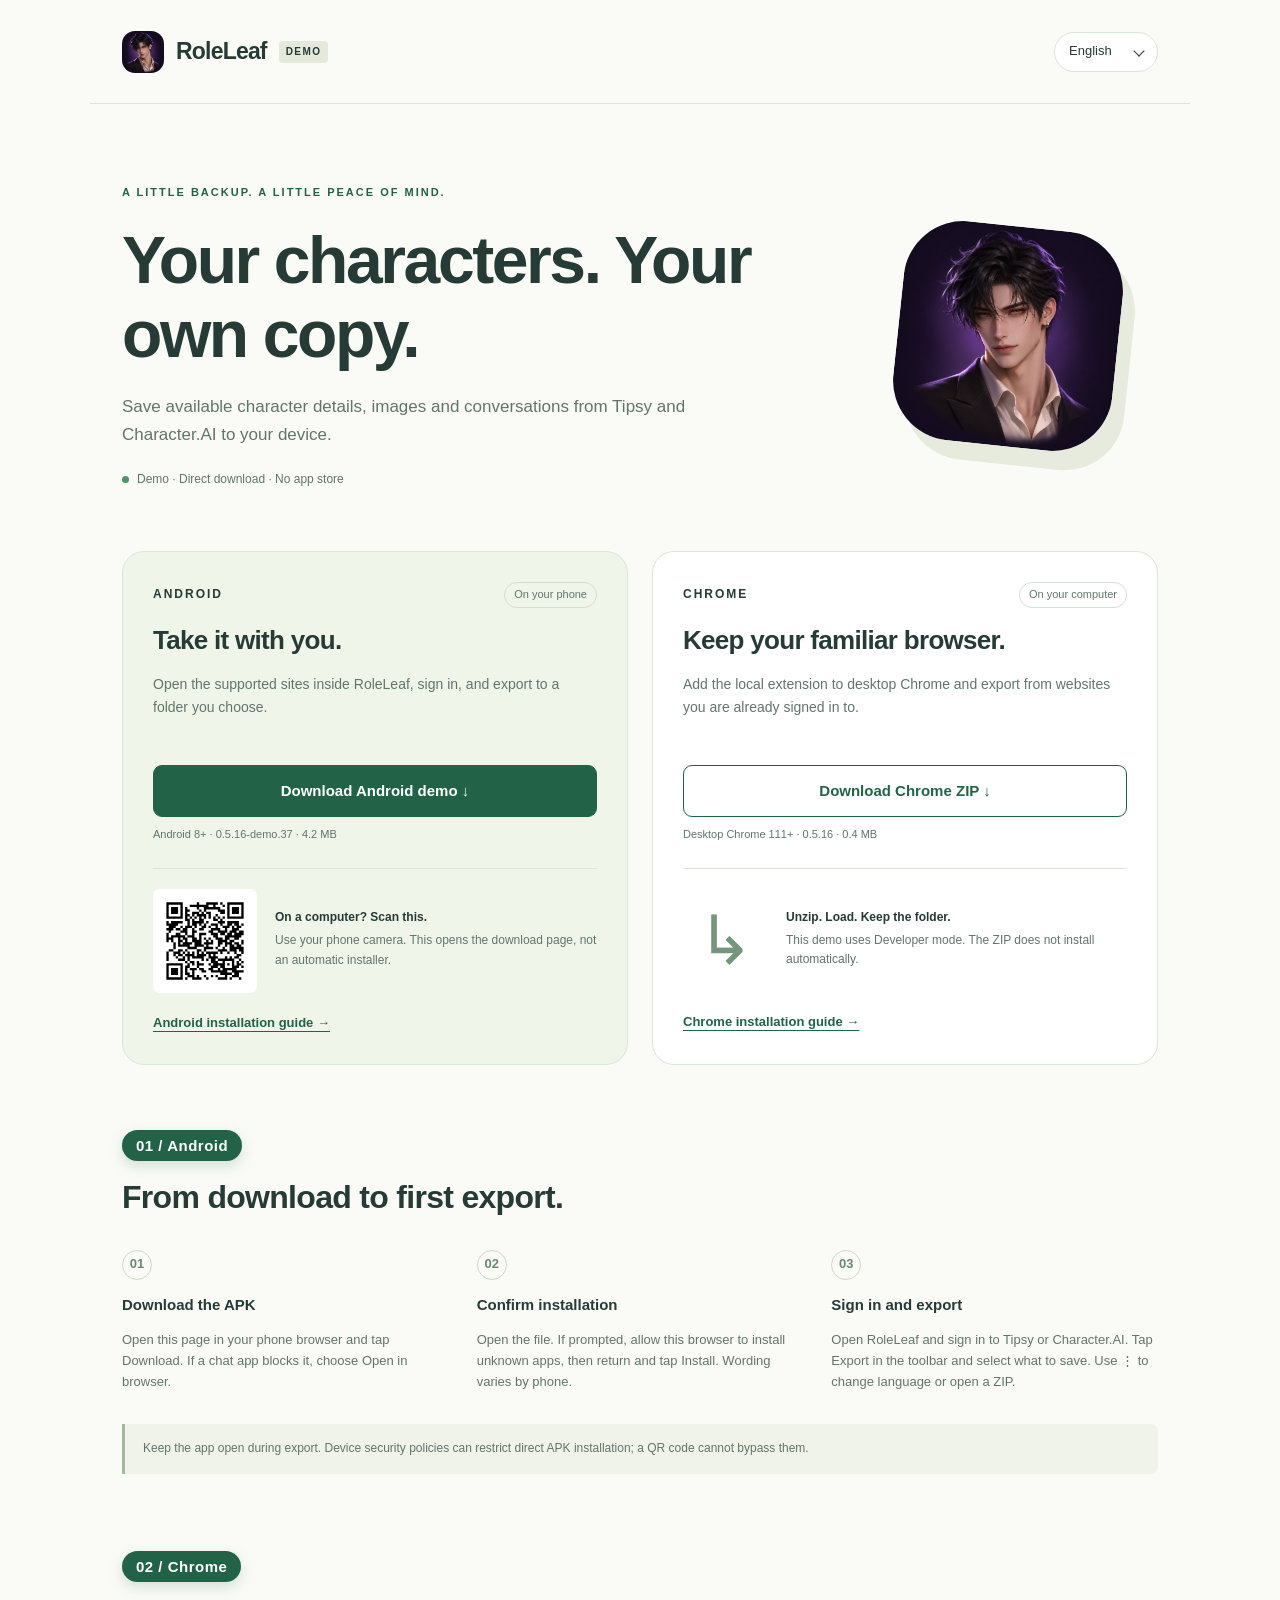
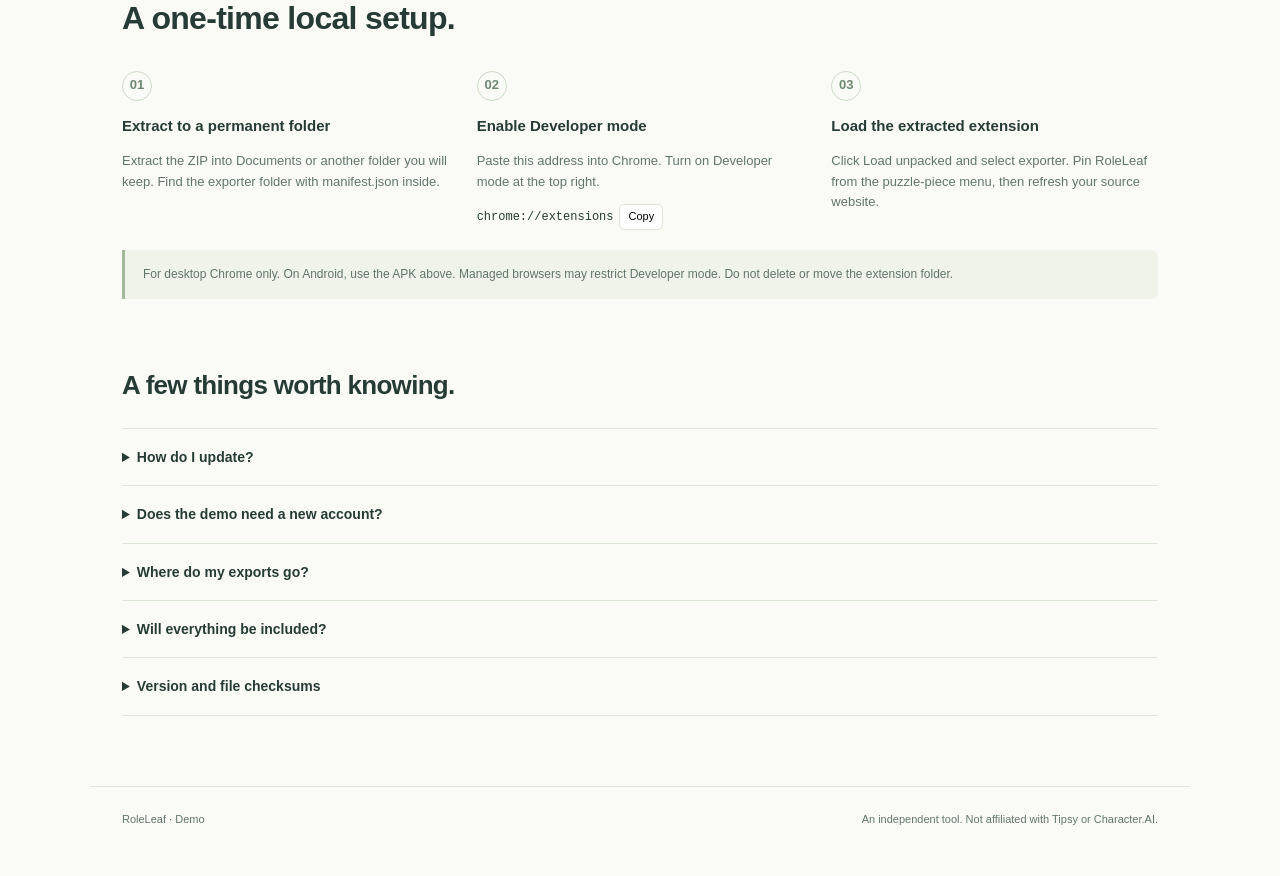
<file: docs/index.html>
<!doctype html>
<html lang="en">
<head>
  <meta charset="utf-8"><meta name="viewport" content="width=device-width,initial-scale=1">
  <meta name="description" content="Try RoleLeaf Demo for Android and desktop Chrome. Download directly, with simple installation instructions." data-i18n-content="Try RoleLeaf Demo for Android and desktop Chrome. Download directly, with simple installation instructions.">
  <title data-i18n="RoleLeaf — Try the demo">RoleLeaf — Try the demo</title>
  <link rel="icon" href="logo.png"><link rel="stylesheet" href="style.css?v=2">
  <script src="i18n.js" defer></script><script src="messages.js" defer></script>
  <script src="release.js?v=0.5.16" defer></script><script src="app.js" defer></script>
</head>
<body>
  <header class="wrap header"><a class="brand" href="#"><img src="logo.png" alt="" width="42" height="42">RoleLeaf <span>DEMO</span></a><span class="language-select"><select id="language" aria-label="Language" data-i18n-aria-label="Language"></select></span></header>
  <main class="wrap">
    <section class="intro">
      <div><p class="eyebrow" data-i18n="A LITTLE BACKUP. A LITTLE PEACE OF MIND.">A LITTLE BACKUP. A LITTLE PEACE OF MIND.</p>
      <h1 data-i18n="Your characters. Your own copy.">Your characters. Your own copy.</h1>
      <p class="lead" data-i18n="Save available character details, images and conversations from Tipsy and Character.AI to your device.">Save available character details, images and conversations from Tipsy and Character.AI to your device.</p>
      <p class="status"><span class="dot"></span><span data-i18n="Demo · Direct download · No app store">Demo · Direct download · No app store</span></p></div>
      <img class="mascot" src="logo.png" alt="RoleLeaf mascot" width="220" height="220" data-i18n-alt="RoleLeaf mascot">
    </section>
    <section class="downloads" aria-label="Downloads" data-i18n-aria-label="Downloads">
      <article class="card" id="android"><div class="card-top"><span class="platform">ANDROID</span><span class="pill" data-i18n="On your phone">On your phone</span></div>
        <h2 data-i18n="Take it with you.">Take it with you.</h2>
        <p data-i18n="Open the supported sites inside RoleLeaf, sign in, and export to a folder you choose.">Open the supported sites inside RoleLeaf, sign in, and export to a folder you choose.</p>
        <a id="android-download" class="button" download data-i18n="Download Android demo ↓">Download Android demo ↓</a>
        <p class="file-info" id="android-info">Android 8+ · APK</p>
        <div class="qr" id="android-qr" hidden><img width="104" height="104" alt="QR code for the Android download page" data-i18n-alt="QR code for the Android download page"><div><strong data-i18n="On a computer? Scan this.">On a computer? Scan this.</strong><p data-i18n="Use your phone camera. This opens the download page, not an automatic installer.">Use your phone camera. This opens the download page, not an automatic installer.</p></div></div>
        <a class="text-link" href="#android-help" data-i18n="Android installation guide →">Android installation guide →</a>
      </article>
      <article class="card" id="chrome"><div class="card-top"><span class="platform">CHROME</span><span class="pill" data-i18n="On your computer">On your computer</span></div>
        <h2 data-i18n="Keep your familiar browser.">Keep your familiar browser.</h2>
        <p data-i18n="Add the local extension to desktop Chrome and export from websites you are already signed in to.">Add the local extension to desktop Chrome and export from websites you are already signed in to.</p>
        <a id="chrome-download" class="button secondary" download data-i18n="Download Chrome ZIP ↓">Download Chrome ZIP ↓</a>
        <p class="file-info" id="chrome-info">Desktop Chrome 111+ · ZIP</p>
        <div class="chrome-note"><span class="folder">↳</span><div><strong data-i18n="Unzip. Load. Keep the folder.">Unzip. Load. Keep the folder.</strong><p data-i18n="This demo uses Developer mode. The ZIP does not install automatically.">This demo uses Developer mode. The ZIP does not install automatically.</p></div></div>
        <a class="text-link" href="#chrome-help" data-i18n="Chrome installation guide →">Chrome installation guide →</a>
      </article>
    </section>
    <section class="guide" id="android-help"><div class="section-heading"><span class="eyebrow">01 / Android</span><h2 data-i18n="From download to first export.">From download to first export.</h2></div>
      <ol class="steps"><li><strong data-i18n="Download the APK">Download the APK</strong><p data-i18n="Open this page in your phone browser and tap Download. If a chat app blocks it, choose Open in browser.">Open this page in your phone browser and tap Download. If a chat app blocks it, choose Open in browser.</p></li>
      <li><strong data-i18n="Confirm installation">Confirm installation</strong><p data-i18n="Open the file. If prompted, allow this browser to install unknown apps, then return and tap Install. Wording varies by phone.">Open the file. If prompted, allow this browser to install unknown apps, then return and tap Install. Wording varies by phone.</p></li>
      <li><strong data-i18n="Sign in and export">Sign in and export</strong><p data-i18n="Open RoleLeaf and sign in to Tipsy or Character.AI. Tap Export in the toolbar and select what to save. Use ⋮ to change language or open a ZIP.">Open RoleLeaf and sign in to Tipsy or Character.AI. Tap Export in the toolbar and select what to save. Use ⋮ to change language or open a ZIP.</p></li></ol>
      <p class="note" data-i18n="Keep the app open during export. Device security policies can restrict direct APK installation; a QR code cannot bypass them.">Keep the app open during export. Device security policies can restrict direct APK installation; a QR code cannot bypass them.</p>
    </section>
    <section class="guide" id="chrome-help"><div class="section-heading"><span class="eyebrow">02 / Chrome</span><h2 data-i18n="A one-time local setup.">A one-time local setup.</h2></div>
      <ol class="steps"><li><strong data-i18n="Extract to a permanent folder">Extract to a permanent folder</strong><p data-i18n="Extract the ZIP into Documents or another folder you will keep. Find the exporter folder with manifest.json inside.">Extract the ZIP into Documents or another folder you will keep. Find the exporter folder with manifest.json inside.</p></li>
      <li><strong data-i18n="Enable Developer mode">Enable Developer mode</strong><p data-i18n="Paste this address into Chrome. Turn on Developer mode at the top right.">Paste this address into Chrome. Turn on Developer mode at the top right.</p><div class="copy-row"><code>chrome://extensions</code><button id="copy" type="button" data-i18n="Copy">Copy</button></div></li>
      <li><strong data-i18n="Load the extracted extension">Load the extracted extension</strong><p data-i18n="Click Load unpacked and select exporter. Pin RoleLeaf from the puzzle-piece menu, then refresh your source website.">Click Load unpacked and select exporter. Pin RoleLeaf from the puzzle-piece menu, then refresh your source website.</p></li></ol>
      <p class="note" data-i18n="For desktop Chrome only. On Android, use the APK above. Managed browsers may restrict Developer mode. Do not delete or move the extension folder.">For desktop Chrome only. On Android, use the APK above. Managed browsers may restrict Developer mode. Do not delete or move the extension folder.</p>
    </section>
    <section class="faq"><h2 data-i18n="A few things worth knowing.">A few things worth knowing.</h2>
      <details><summary data-i18n="How do I update?">How do I update?</summary><p data-i18n="Android: download the next demo and install over the existing app. Keep the app installed to retain its sessions. Chrome: replace the contents of the same extension folder with the new files, click Reload at chrome://extensions, and refresh the source website. No store auto-updates are provided.">Android: download the next demo and install over the existing app. Keep the app installed to retain its sessions. Chrome: replace the contents of the same extension folder with the new files, click Reload at chrome://extensions, and refresh the source website. No store auto-updates are provided.</p></details>
      <details><summary data-i18n="Does the demo need a new account?">Does the demo need a new account?</summary><p data-i18n="RoleLeaf does not require its own account. You still need to sign in to Tipsy or Character.AI to access your content. Their own access rules apply.">RoleLeaf does not require its own account. You still need to sign in to Tipsy or Character.AI to access your content. Their own access rules apply.</p></details>
      <details><summary data-i18n="Where do my exports go?">Where do my exports go?</summary><p data-i18n="Exports are saved to your device. RoleLeaf has no export-upload backend. The app connects to the source websites and their media services; their privacy policies apply. ZIP files can contain private conversations and images: share them carefully.">Exports are saved to your device. RoleLeaf has no export-upload backend. The app connects to the source websites and their media services; their privacy policies apply. ZIP files can contain private conversations and images: share them carefully.</p></details>
      <details><summary data-i18n="Will everything be included?">Will everything be included?</summary><p data-i18n="Only data available through your current access can be exported. Creator backups and conversation exports have different coverage. Missing fields or incomplete history are listed in the ZIP report. Keep the app or browser tabs open until export finishes.">Only data available through your current access can be exported. Creator backups and conversation exports have different coverage. Missing fields or incomplete history are listed in the ZIP report. Keep the app or browser tabs open until export finishes.</p></details>
      <details><summary data-i18n="Version and file checksums">Version and file checksums</summary><p id="release-info"></p><a href="SHA256SUMS" download data-i18n="Download SHA256SUMS">Download SHA256SUMS</a><div id="hashes"></div></details>
    </section>
  </main><footer class="wrap"><span>RoleLeaf · Demo</span><span data-i18n="An independent tool. Not affiliated with Tipsy or Character.AI.">An independent tool. Not affiliated with Tipsy or Character.AI.</span></footer>
  <p id="announcement" class="sr-only" aria-live="polite"></p><noscript><p class="wrap"><span data-i18n="JavaScript is needed for the download buttons.">JavaScript is needed for the download buttons.</span> <a href="files/" data-i18n="Browse demo files">Browse demo files</a>.</p></noscript>
</body></html>
</file>
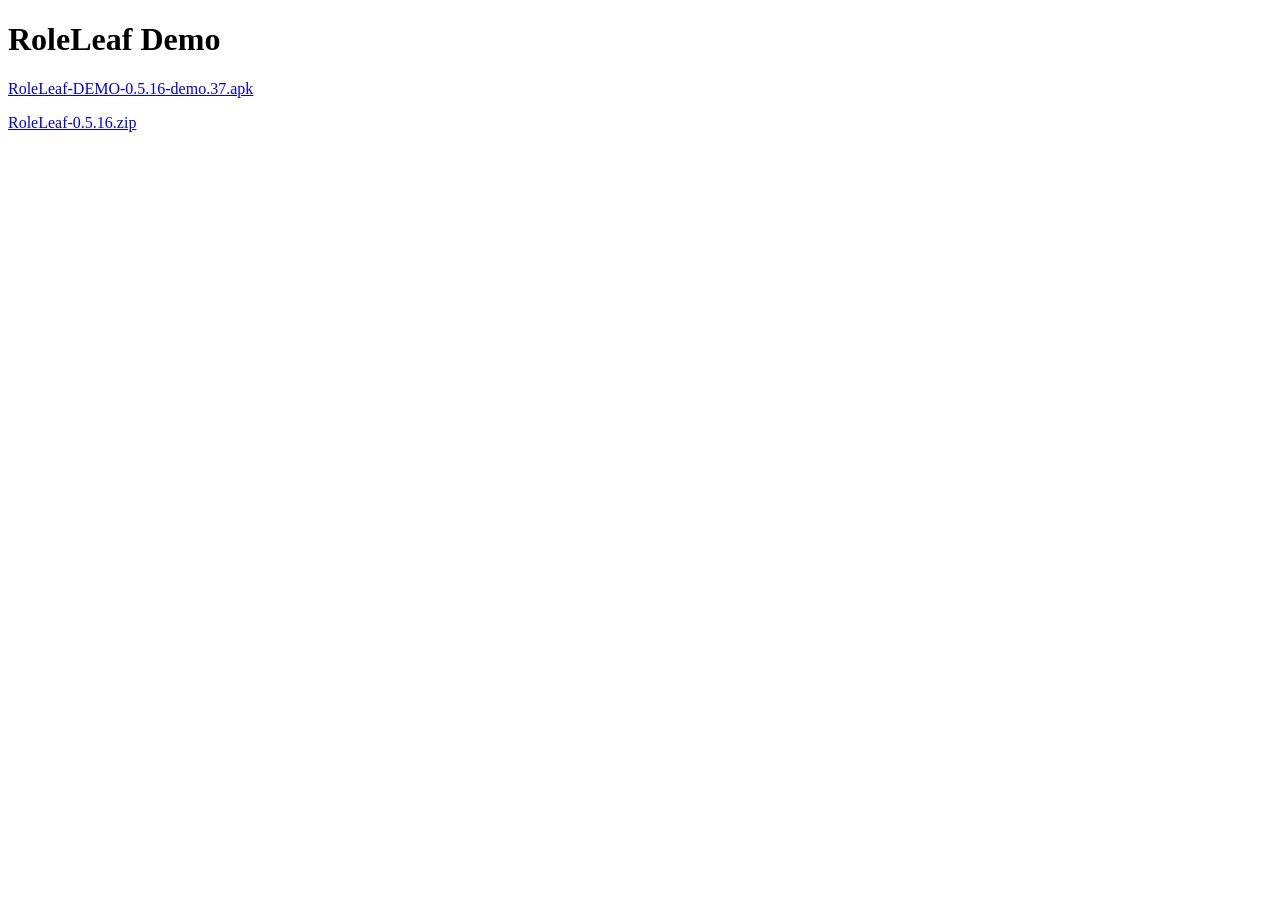
<file: docs/files/index.html>
<!doctype html><meta charset="utf-8"><title>RoleLeaf Demo files</title><h1>RoleLeaf Demo</h1><p><a href="RoleLeaf-DEMO-0.5.16-demo.37.apk" download>RoleLeaf-DEMO-0.5.16-demo.37.apk</a></p><p><a href="RoleLeaf-0.5.16.zip" download>RoleLeaf-0.5.16.zip</a></p>
</file>
<file: docs/style.css>
:root{font-family:Inter,-apple-system,BlinkMacSystemFont,"Segoe UI","PingFang TC",sans-serif;color:#263b35;background:#fafbf6;font-synthesis:none;line-height:1.6;--green:#226348;--muted:#62756c;--line:#dce5d8}*{box-sizing:border-box}html{scroll-behavior:smooth;scroll-padding-top:24px}body{margin:0}a{color:var(--green)}button,a{-webkit-tap-highlight-color:transparent}button{font:inherit;cursor:pointer}button:focus-visible,a:focus-visible,summary:focus-visible{outline:3px solid #9c64ca;outline-offset:4px}.wrap{max-width:1100px;margin:auto;padding:0 32px}.header{height:104px;display:flex;align-items:center;justify-content:space-between;border-bottom:1px solid var(--line)}.brand{display:flex;gap:12px;align-items:center;font-size:23px;letter-spacing:-.8px;font-weight:750;text-decoration:none;color:#263b35}.brand img{border-radius:13px}.brand span{font-size:10px;letter-spacing:1.4px;background:#e4e9db;padding:3px 7px;border-radius:4px}.intro{padding:68px 0 50px;display:grid;grid-template-columns:1fr 260px;gap:60px;align-items:center}.eyebrow{font-size:11px;font-weight:700;letter-spacing:2px;color:var(--green)}h1{font-size:clamp(38px,5.5vw,66px);line-height:1.12;letter-spacing:-2.4px;margin:22px 0}h2{font-size:26px;letter-spacing:-.7px;line-height:1.3;margin:16px 0}p{margin:12px 0}.lead{max-width:590px;font-size:17px;color:var(--muted)}.mascot{width:220px;height:220px;object-fit:cover;border-radius:60px;transform:rotate(6deg);box-shadow:14px 18px 0 #e6ebde}.status{font-size:12px;color:var(--muted);display:flex;align-items:center;gap:8px;margin-top:22px}.dot{width:7px;height:7px;background:#4f936c;border-radius:50%}.downloads{display:grid;grid-template-columns:1fr 1fr;gap:24px}.card{background:white;border:1px solid var(--line);border-radius:22px;padding:30px;display:flex;flex-direction:column;scroll-margin-top:24px}.card:first-child{background:#f0f5e9}.card-top{display:flex;align-items:center;justify-content:space-between;gap:12px}.platform{font-size:12px;letter-spacing:2px;font-weight:800}.pill{font-size:11px;border:1px solid #d4dfce;border-radius:20px;padding:3px 9px;color:var(--muted)}.card>p{font-size:14px;color:var(--muted);min-height:68px;margin-top:0}.button{display:block;text-align:center;background:var(--green);border:1px solid var(--green);border-radius:9px;padding:13px 8px;color:white;text-decoration:none;font-size:15px;font-weight:650;margin-top:12px}.button:hover{background:#164c35}.button.secondary{background:white;color:var(--green)}.button.secondary:hover{background:#eef4e9}.button:not([href]){opacity:.5;cursor:wait}.card .file-info{font-size:11px;min-height:0;margin:9px 0 24px}.qr,.chrome-note{display:flex;gap:18px;align-items:center;min-height:124px;padding-top:20px;border-top:1px solid var(--line);font-size:12px}.qr img{background:white;padding:4px;border-radius:7px;flex-shrink:0}.qr p,.chrome-note p{font-size:12px;color:var(--muted);margin:4px 0}.folder{font-size:68px;line-height:1;color:#76957d;width:85px;flex-shrink:0;text-align:center}.text-link{display:block;font-size:13px;font-weight:600;margin-top:20px;text-underline-offset:4px}.guide{padding-top:65px}.section-heading h2{font-size:32px}.steps{list-style:none;counter-reset:step;display:grid;grid-template-columns:repeat(3,1fr);gap:28px;margin:32px 0 20px;padding:0}.steps li{counter-increment:step;position:relative;padding-top:42px}.steps li:before{content:counter(step,decimal-leading-zero);position:absolute;top:0;inset-inline-start:0;color:#6d8971;font-size:13px;font-weight:700;border:1px solid #cdd9c7;width:28px;height:28px;line-height:26px;text-align:center;border-radius:50%}.steps strong{font-size:15px}.steps p{font-size:13px;color:var(--muted)}.note{font-size:12px;color:var(--muted);padding:15px 18px;border-inline-start:3px solid #a3b99b;background:#f0f3e9;border-start-end-radius:7px;border-end-end-radius:7px}.copy-row{display:flex;gap:6px;align-items:center;flex-wrap:wrap}.copy-row code{font-size:12px}.copy-row button{border:1px solid var(--line);background:white;border-radius:5px;padding:3px 8px;font-size:11px}.faq{margin:70px 0}.faq h2{margin-bottom:25px}.faq details{border-top:1px solid var(--line);padding:17px 0}.faq details:last-child{border-bottom:1px solid var(--line)}summary{cursor:pointer;font-weight:600;font-size:14px}.faq details p{font-size:14px;color:var(--muted);max-width:850px}.faq details a{font-size:13px}#hashes{font-size:11px;overflow-wrap:anywhere;margin-top:12px}#hashes code{display:block;color:var(--muted);margin-bottom:12px}footer{border-top:1px solid var(--line);display:flex;justify-content:space-between;gap:20px;font-size:11px;color:var(--muted);padding-top:24px!important;padding-bottom:35px!important}.sr-only{position:absolute;width:1px;height:1px;overflow:hidden;clip:rect(0,0,0,0)}@media(max-width:700px){.wrap{padding:0 20px}.header{height:80px}.intro{padding:36px 0;display:block}.intro h1{letter-spacing:-1.4px}.mascot{display:none}.downloads{grid-template-columns:1fr;gap:18px}.card{padding:25px}.card>p{min-height:0}.steps{grid-template-columns:1fr;gap:22px}.steps li{padding:0;padding-inline-start:42px}.guide{padding-top:48px}.section-heading h2{font-size:27px}.faq{margin:50px 0}.brand{font-size:21px}.eyebrow{font-size:10px;letter-spacing:1.4px}footer{flex-direction:column;gap:6px}.card .file-info{margin-bottom:20px}}@media(prefers-reduced-motion:reduce){html{scroll-behavior:auto}}

[hidden]{display:none!important}

.guide .section-heading .eyebrow {
  display: inline-flex;
  align-items: center;
  padding: 8px 14px;
  border-radius: 999px;
  background: var(--green);
  color: #fff;
  font-size: 15px;
  font-weight: 800;
  letter-spacing: 0.5px;
  line-height: 1;
  box-shadow: 0 5px 14px rgb(34 99 72 / 18%);
}

[dir=rtl] h1,[dir=rtl] h2,[dir=rtl] .eyebrow{letter-spacing:normal}code{direction:ltr;unicode-bidi:isolate}

.header { gap: 12px; }
.language-select { position: relative; flex: 0 0 auto; }
.language-select select {
  appearance: none;
  min-block-size: 40px;
  padding-inline: 14px 36px;
  border: 1px solid var(--line);
  border-radius: 30px;
  background: #fff;
  color: inherit;
  font: inherit;
  font-size: 13px;
  cursor: pointer;
}
.language-select select:focus-visible { outline: 3px solid #9c64ca; outline-offset: 3px; }
.language-select::after {
  content: "";
  position: absolute;
  inset-inline-end: 15px;
  inset-block-start: calc(50% - 5px);
  inline-size: 7px;
  block-size: 7px;
  border: solid currentColor;
  border-width: 0 1px 1px 0;
  transform: rotate(45deg);
  pointer-events: none;
}
@media (max-width: 370px) {
  .header .brand span { display: none; }
}

@media (max-width: 700px) {
  .guide .section-heading .eyebrow { padding: 8px 13px; font-size: 13px; }
}
</file>
